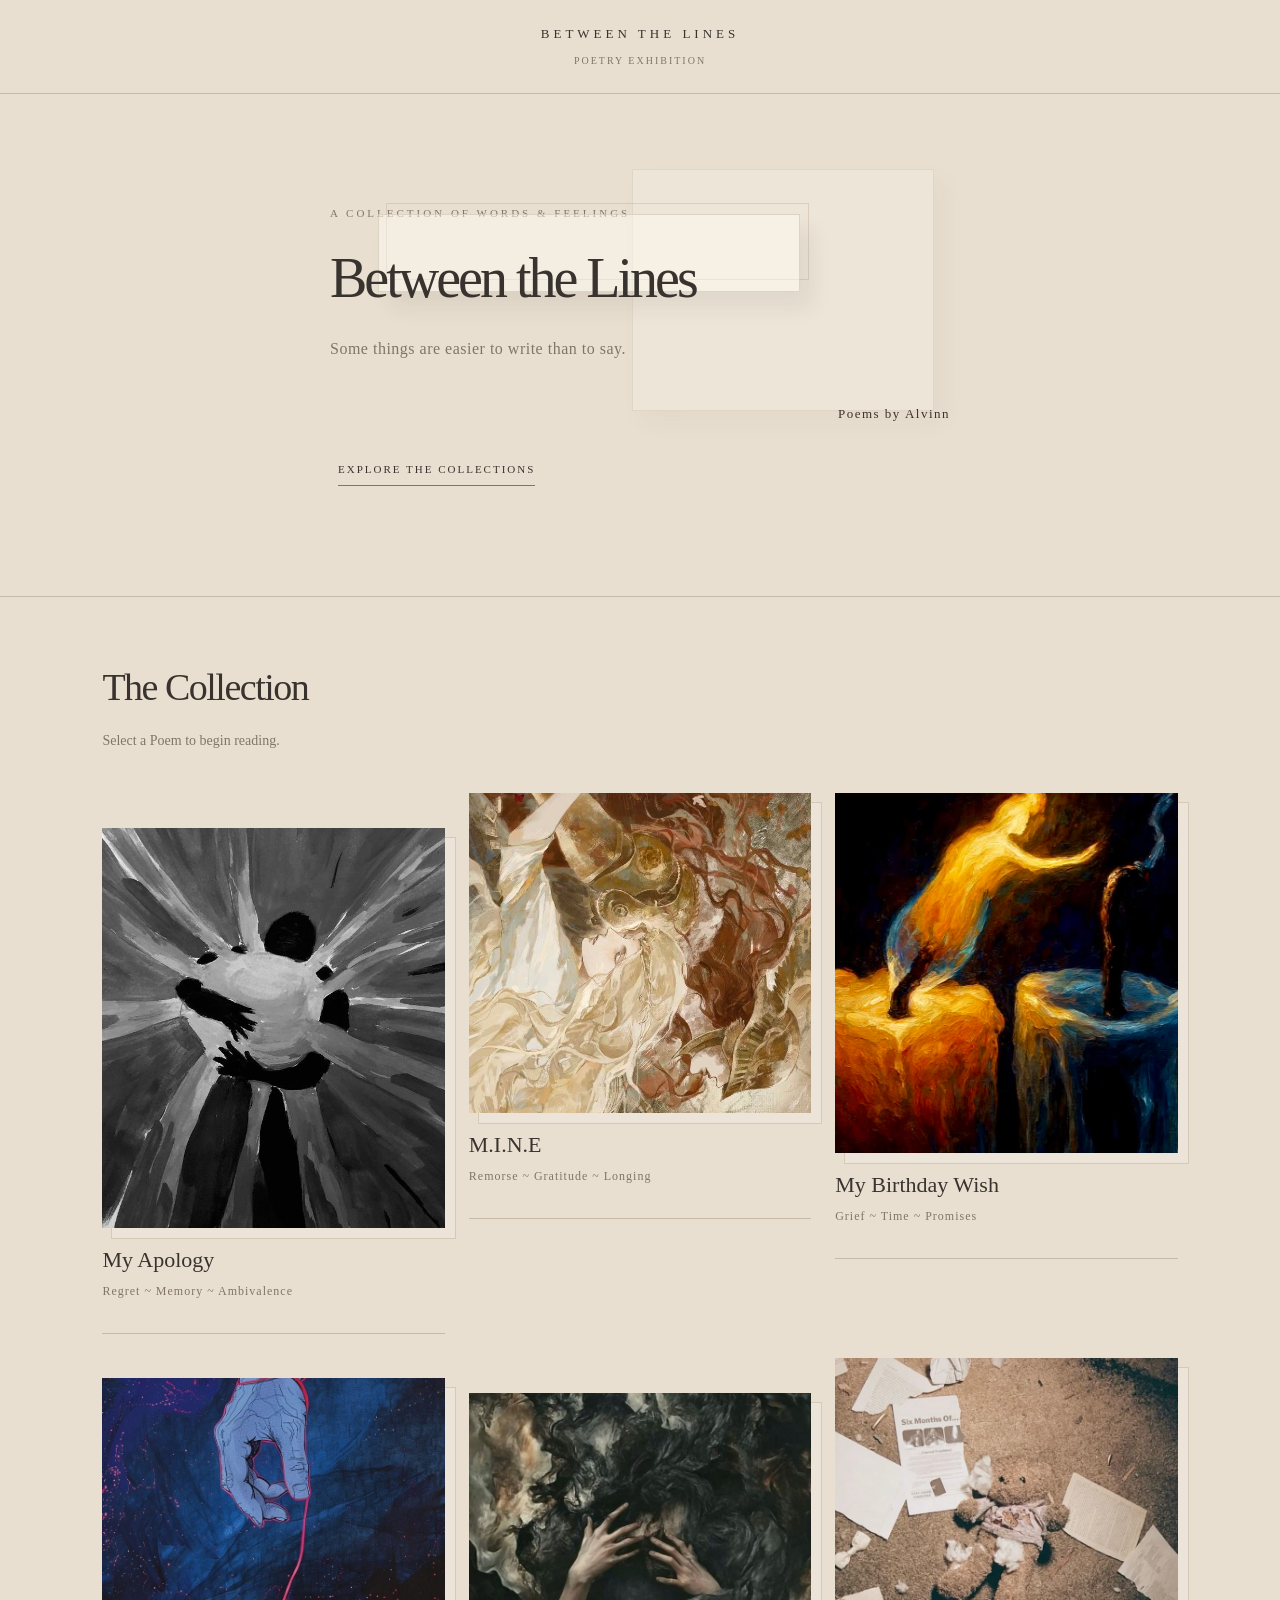
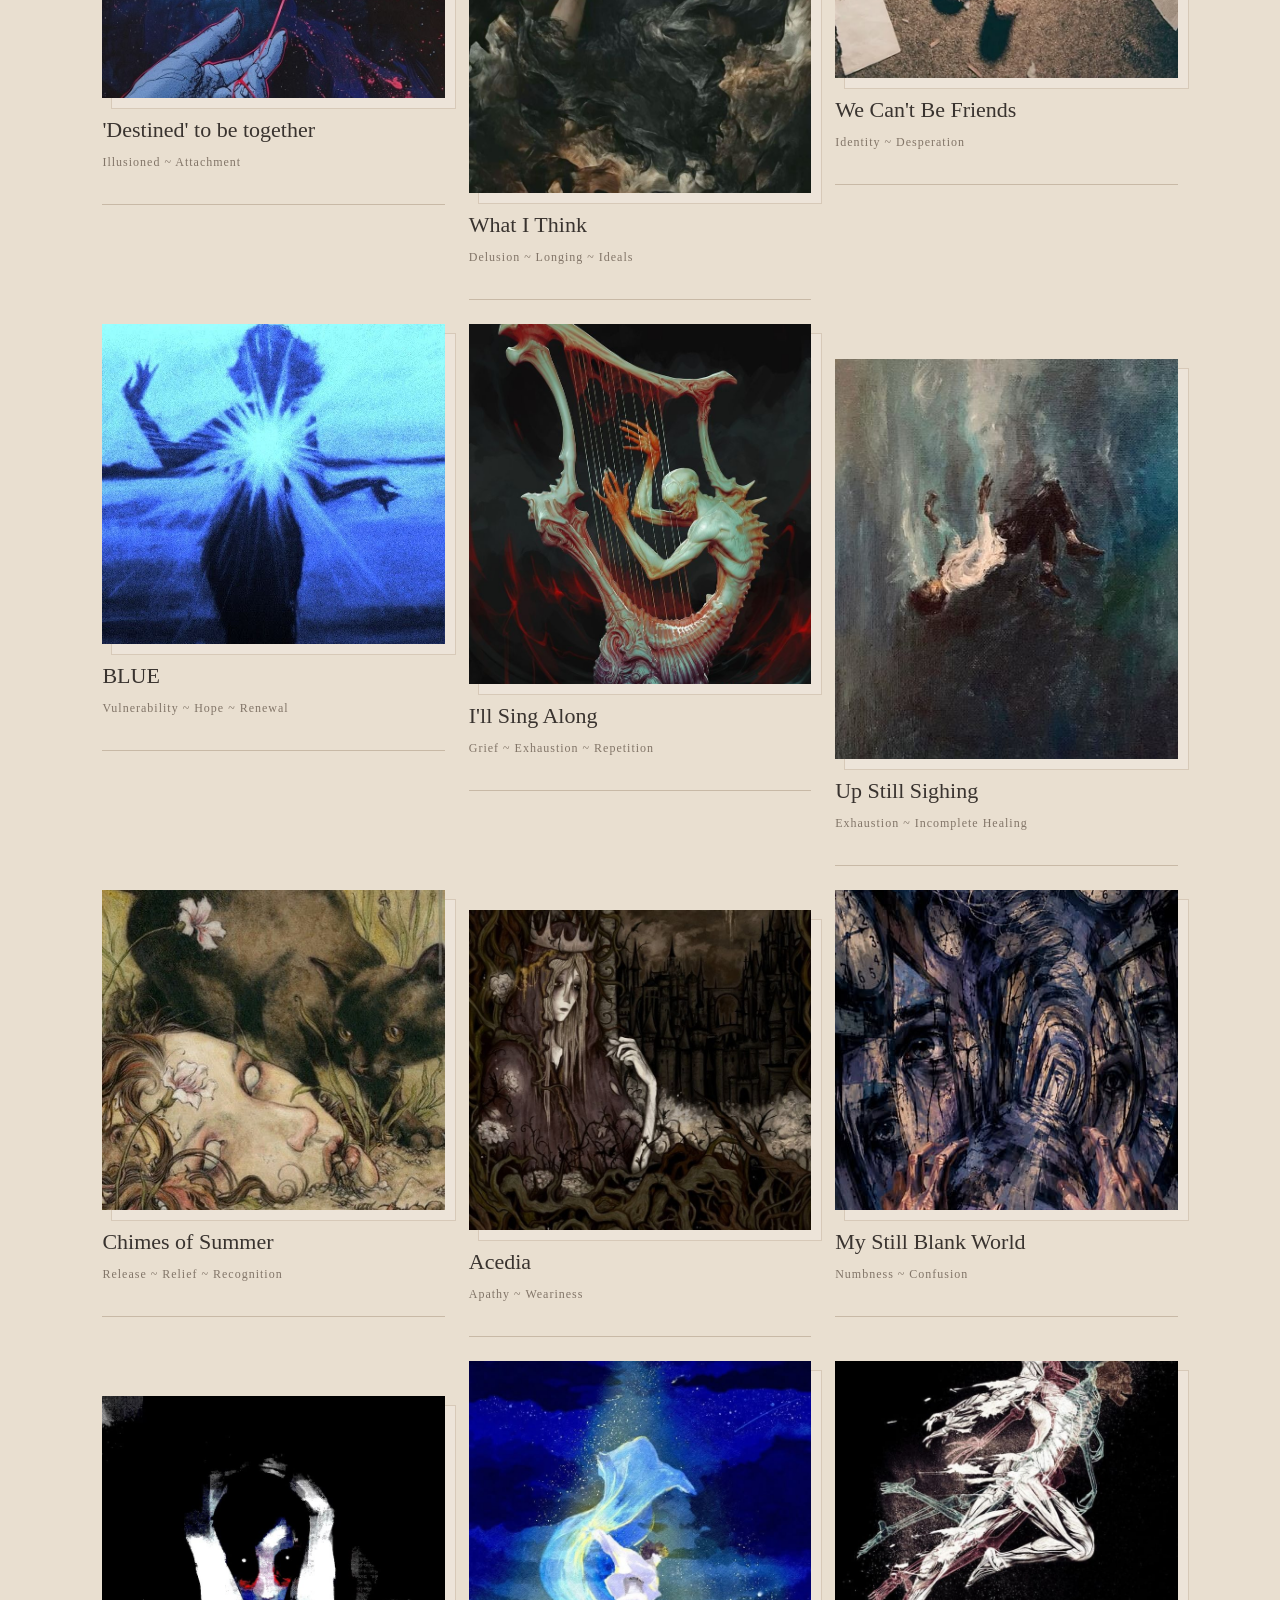
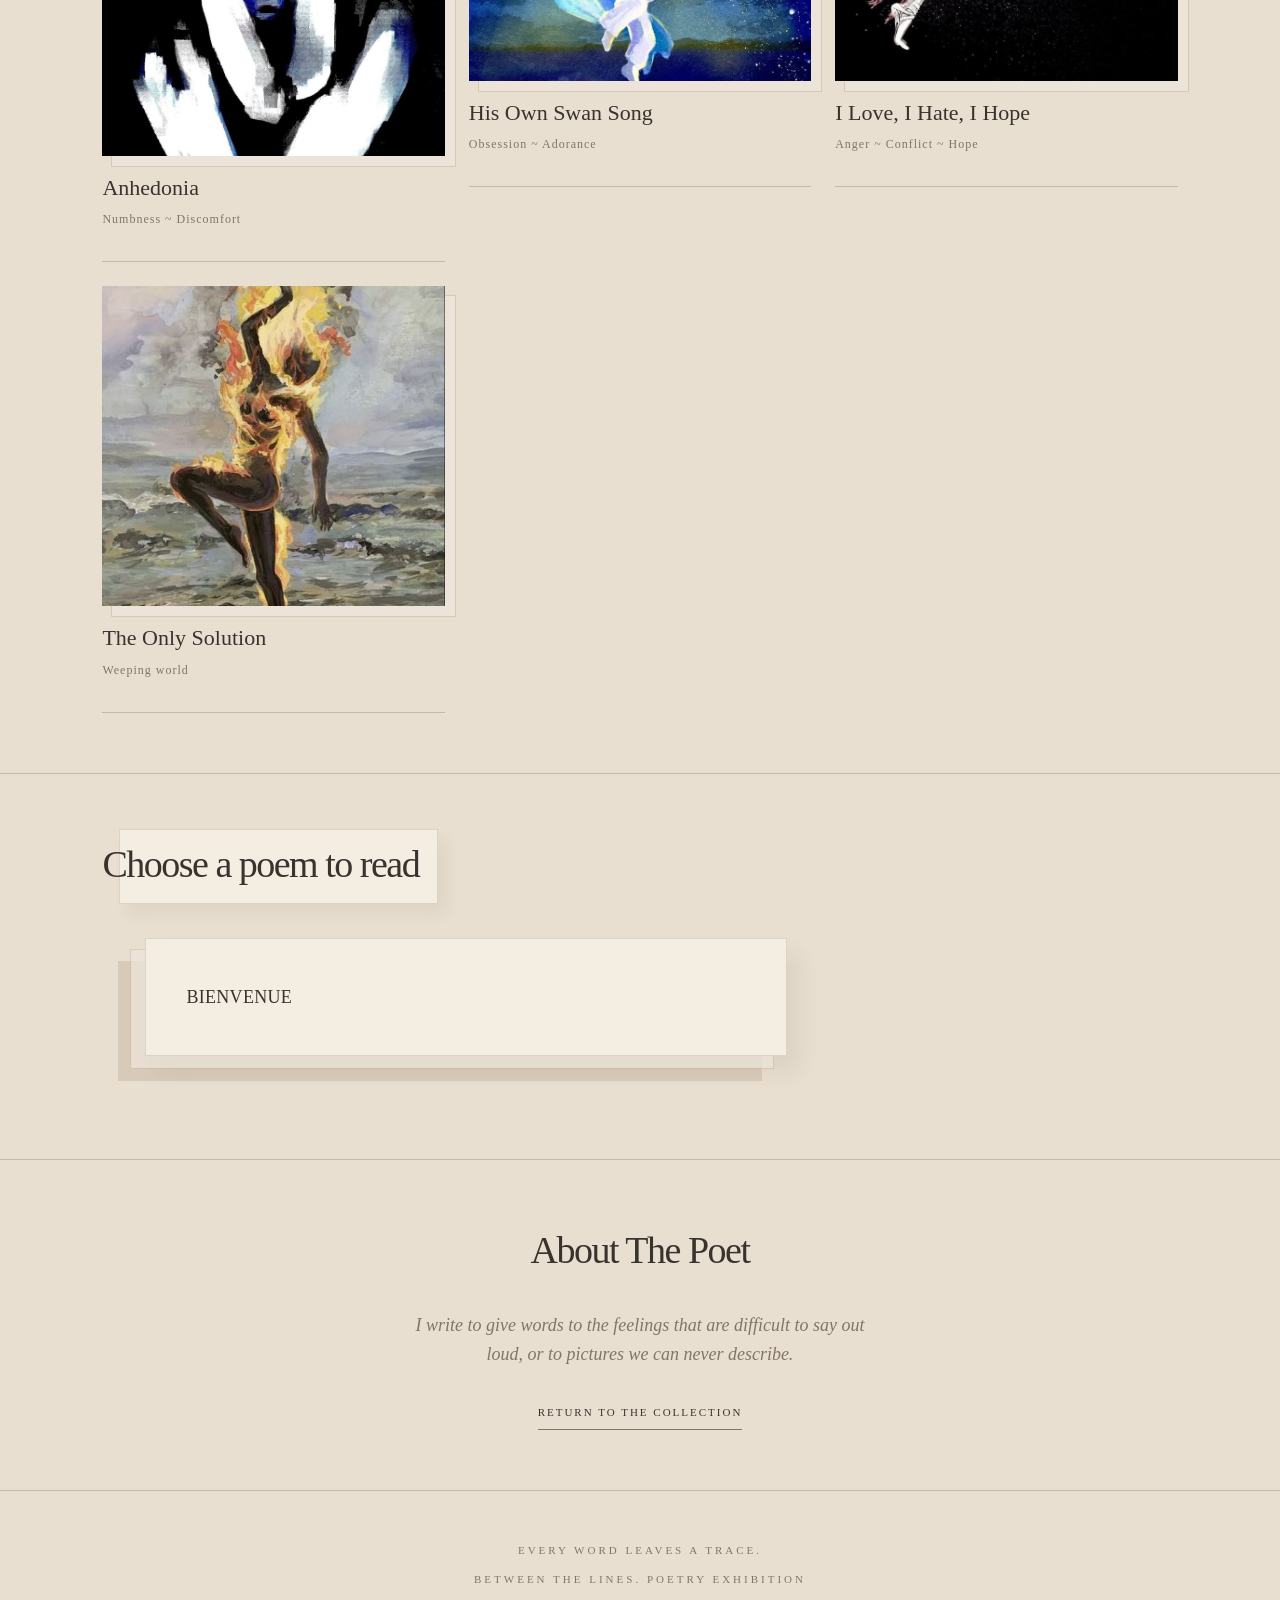
<file: index.html>
<!DOCTYPE html>
<html lang="en">
    <head>
        <meta charset="UTF-8">
        <meta name="viewport" content="width=device-width, initial-scale=1.0">

        <title>Between the Lines | Poetry Exhibition</title>
        <link rel="stylesheet" href="styled.css">
    </head>
    <body>

        <header>
            <p class="exhib-name">BETWEEN THE LINES</p>
            <p class="exhib-subtitle">POETRY EXHIBITION</p>
        </header>

        <main>
            <section id="cover">
                <p>A COLLECTION OF WORDS & FEELINGS</p>

                <h1>Between the Lines</h1>

                <p>Some things are easier to write than to say.</p>

                <p class="credit">Poems by Alvinn</p>

                <a href="#collection">Explore the collections</a>
            </section>

            <section id="collection">
                <h2>The Collection</h2>
                <p>Select a Poem to begin reading.</p>
                <div id="poem-list">

                    <article data-poem="myapology">
                        <img
                        src="apology.jpeg"
                        alt="A man buried by the flow of water">
                        
                        <h3>My Apology</h3>
                        <p>Regret ~ Memory ~ Ambivalence</p>
                    </article>

                    <article data-poem="mine">
                        <img
                        src="mine.jpeg"
                        alt="A final embrace">

                        <h3>M.I.N.E</h3>
                        <p>Remorse ~ Gratitude ~ Longing</p>
                    </article>

                    <article data-poem="mybirthdaywish">
                        <img
                        src="wish.jpeg"
                        alt="Gloria! They shout">

                        <h3>My Birthday Wish</h3>
                        <p>Grief ~ Time ~ Promises</p>
                    </article>

                    <article data-poem="destined">
                        <img
                        src="destined.jpeg"
                        alt="I loved him with undying passion">

                        <h3>'Destined' to be together</h3>
                        <p>Illusioned ~ Attachment</p>
                    </article>

                    <article data-poem="whatithink">
                        <img
                        src="think.jpeg"
                        alt="It was only an opinion for you,but my world">

                        <h3>What I Think</h3>
                        <p>Delusion ~ Longing ~ Ideals</p>
                    </article>

                    <article data-poem="wecantbefriends">
                        <img
                        src="friends.jpeg"
                        alt="A painful embrace of the non existing">

                        <h3>We Can't Be Friends</h3>
                        <p>Identity ~ Desperation</p>
                    </article>

                    <article data-poem="blue">
                        <img
                        src="blue.jpeg"
                        alt="The glimmer in the obsolete">

                        <h3>BLUE</h3>
                        <p>Vulnerability ~ Hope ~ Renewal</p>
                    </article>

                    <article data-poem="singalong">
                        <img
                        src="sing.jpeg"
                        alt="A distraught song in my mind">

                        <h3>I'll Sing Along</h3>
                        <p>Grief ~ Exhaustion ~ Repetition</p>
                    </article>

                    <article data-poem="upstillsighing">
                        <img
                        src="sigh.jpeg"
                        alt="I wanted to forget it all">

                        <h3>Up Still Sighing</h3>
                        <p>Exhaustion ~ Incomplete Healing</p>
                    </article>

                    <article data-poem="chimesofsummer">
                        <img
                        src="summer.jpeg"
                        alt="The creeping light on my shoulders">

                        <h3>Chimes of Summer</h3>
                        <p>Release ~ Relief ~ Recognition</p>
                    </article>

                    <article data-poem="acedia">
                        <img
                        src="acedia.jpeg"
                        alt="A state of emotional weariness">

                        <h3>Acedia</h3>
                        <p>Apathy ~ Weariness</p>
                    </article>

                    <article data-poem="stillworld">
                        <img
                        src="still.jpeg"
                        alt="A paradoxed antonym of a still empty world">

                        <h3>My Still Blank World</h3>
                        <p>Numbness ~ Confusion</p>
                    </article>

                    <article data-poem="anhedonia">
                        <img
                            src="anhedoni.jpg"
                            alt="A fullness of nothingness">

                        <h3>Anhedonia</h3>
                        <p>Numbness ~ Discomfort</p>
                    </article>

                    <article data-poem="swansong">
                        <img
                            src="dance.jpeg"
                            alt="The final showcase of the mortal">

                        <h3>His Own Swan Song</h3>
                        <p>Obsession ~ Adorance</p>
                    </article>
                    
                    <article data-poem="lovehatehope">
                        <img
                        src="hope.jpeg"
                        alt="A belief with confusion">

                        <h3>I Love, I Hate, I Hope</h3>
                        <p>Anger ~ Conflict ~ Hope</p>
                    </article>

                    <article data-poem="onlysolution">
                        <img
                        src="solution.jpeg"
                        alt="A flame that burns even the pain">

                        <h3>The Only Solution</h3>
                        <p>Weeping world</p>
                    </article> 
                </div>
            </section>

            <section id="reading-room">
                <h2 id="poem-title">Choose a poem to read</h2>

                <p id="poem-text">BIENVENUE</p>
            </section>

            <section id="about">
                <h2>About The Poet</h2>

                <p>I write to give words to the feelings that are difficult 
                    to say out loud, or to pictures we can never describe.
                </p>

                <a href="#collection">Return to the Collection</a>
            </section>
        </main>

        <footer>
            <p>Every Word leaves a trace.</p>
            <p>Between the Lines. Poetry Exhibition</p>
        </footer>
        <script src="script.js"></script>
        <script data-goatcounter="https://alvinnn.goatcounter.com/count"
        async src="//gc.zgo.at/count.js"></script>
    </body>
</html>
</file>
<file: styled.css>
body{
    background-color: #e9dfd0;
    color: #39332f;
    font-family: Georgia, serif;
    line-height: 1.6;
    margin: 0;
}
header{
    text-align: center;
    padding: 24px 20px;
    border-bottom: 1px solid #c8b9a6;
}
.exhib-name{
    font-size: 13px;
    letter-spacing: 4px;
    margin: 0;
}
.exhib-subtitle{
    font-size: 10px;
    letter-spacing: 2px;
    color: #827568;
    margin: 8px 0 0;
}
#cover{
    max-width: 700px;
    margin: 0 auto;
    text-align: left;
    padding: 100px 40px 110px;
    box-sizing: border-box;
    position: relative;
    isolation: isolate;
}
#cover::before{
   content: "";
    position: absolute;
    z-index: -2;
    top: 75px;
    right: 8%;
    width: 300px;
    height: 240px;
    background: rgba(255, 252, 245, 0.18);
    border: 1px solid rgba(200, 185, 166, 0.35);
    box-shadow: 10px 12px 25px rgba(57, 51, 47, 0.035);
}
#cover h1{
    font-size: clamp(42px, 6vw, 56px);
    width: fit-content;
    font-weight: normal;
    letter-spacing: -3px;
    line-height: 1;
    margin: 24px 0;
    max-width: 700px;
    position: relative;
    z-index: 1;
}
#cover h1::before{
    content: "";
    position: absolute;
    z-index: -1;
    top: -0.65em;
    left: 0.85em;
    width: 115%;
    height: 135%;
    background: rgba(255, 252, 245, 0.45);
    border: 1px solid rgba(200, 185, 166, 0.5);
    box-shadow: 12px 16px 20px rgba(57, 51, 47, 0.075);
}
#cover h1::after{
    content: "";
    position: absolute;
    z-index: -2;
    top: -0.85em;
    left: 1em;
    width: 115%;
    height: 135%;
    border: 1px solid rgba(174, 153, 128, 0.3);
    pointer-events: none;
}
#collection{
    padding: 60px 8%;
    border-top: 1px solid #c8b9a6;
}
#poem-list{
    display: grid;
    grid-template-columns: repeat(3, minmax(0, 1fr));
    gap: 24px;
    margin-top: 40px;
    align-items: start;
}
#poem-list img{
    width: 100%;
    height: 320px;
    object-fit: cover;
    display: block;
    transition: transform 0.3s ease;
    box-shadow: 10px 10px 0 0 rgba(255, 252, 245, 0.55),
    10px 10px 0 1px rgba(200, 185, 166, 0.55);
    transition: transform 0.3s ease, box-shadow 0.3s ease;
}
#poem-list img:hover{
    transform: scale(1.02);
    box-shadow: 15px 15px 0 0 rgba(255, 252, 245, 0.55),
    15px 15px 0 1px rgba(200, 185, 166, 0.55);
}
#poem-list article{
    min-width: 0;
    padding-bottom: 20px;
    border-bottom: 1px solid #c8b9a6;
}
#poem-list h3{
    font-size: 22px;
    font-weight: normal;
    line-height: 1.3;
    margin: 18px 0 8px;
}
#poem-list article:nth-child(4n+1) img{
    height: 400px;
}
#poem-list article:nth-child(5n+3) img{
    height: 360px;
}
#poem-list article:nth-child(7n+4){
    margin-top: 20px;
}
#collection h2{
    font-size: 38px;
    font-weight: normal;
    letter-spacing: -1.5px;
    margin: 0;
}
#collection > p{
    font-size: 14px;
    color:#827568 ;
    margin-top: 12px;
}
#poem-list article:nth-child(4n+1){
    margin-top: 35px;
}
#poem-list article p{
    font-size: 12px;
    letter-spacing: 1px;
    color: #827568;
    margin-top: 8px;
}
#cover > p:first-child{
    font-size: 11px;
    letter-spacing: 3px;
    color: #827568;
    text-transform: uppercase;
    margin-bottom: 28px;
}
#cover h1 + p{
    font-size: 16px;
    color: #827568;
    letter-spacing: 0.5px;
    margin-top: 30px;
    max-width: 340px;
}
.credit{
    font-size: 13px;
    letter-spacing: 1.5px;
    margin-top: 42px;
    margin-left: auto;
    margin-right: 0;
    width: fit-content;
    text-align: right;
}
#cover a{
    display: table;
    margin-left: 8px;
    margin-top: 36px;
    color: #39332f;
    font-size: 11px;
    letter-spacing: 2px;
    text-transform: uppercase;
    text-decoration: none;
    border-bottom: 1px solid #827568;
    padding-bottom: 7px;
}
#reading-room, #about{
    padding: 60px 8%;
    border-top: 1px solid #c8b9a6;
}
#reading-room h2, #about h2{
    font-size: 38px;
    font-weight: normal;
    letter-spacing: -1.5px;
    margin: 0 0 30px;
}
#poem-text{
    white-space: pre-line;
    max-width: 560px;
    padding: 40px;
    line-height: 2;
    background: rgba(255, 252, 245, 0.45);
    border: 1px solid rgba(200, 185, 166, 0.5);
    box-shadow: -14px 12px 0 0 rgba(255, 252, 245, 0.5),
    -14px 12px 0 1px rgba(200, 185, 166, 0.5),
    -26px 24px 0 1px rgba(174, 153, 128, 0.3),
    12px 16px 20px rgba(57, 51, 47, 0.075);
    font-size: 18px;
    letter-spacing: 0.3px;
    margin: 4%;
}
#about{
    text-align: center;
}
#about p{
    max-width: 480px;
    margin: 0 auto;
    font-style: italic;
    font-size: 18px;
    color: #827568;
}
#about a{
    display: inline-block;
    margin-top: 36px;
    color: #39332f;
    font-size: 11px;
    letter-spacing: 2px;
    text-transform: uppercase;
    text-decoration: none;
    border-bottom: 1px solid #827568;
    padding-bottom: 7px;
}
footer{
    text-align: center;
    padding: 40px 20px;
    border-top: 1px solid #c8b9a6;
    font-size: 11px;
    letter-spacing: 3px;
    text-transform: uppercase;
    color: #827568;
}
#poem-list article{
    cursor: pointer;
}
#poem-title{
    position: relative;
    z-index: 1;
    width: fit-content;
}
#poem-title::before{
    content: "";
    position: absolute;
    z-index: -1;
    top: -0.15em;
    left: 0.45em;
    width: 100%;
    height: 120%;
    background: rgba(255, 252, 245, 0.45);
    border: 1px solid rgba(200, 185, 166, 0.5);
    box-shadow: 8px 10px 14px rgba(57, 51, 47, 0.06);
}
}
</file>
